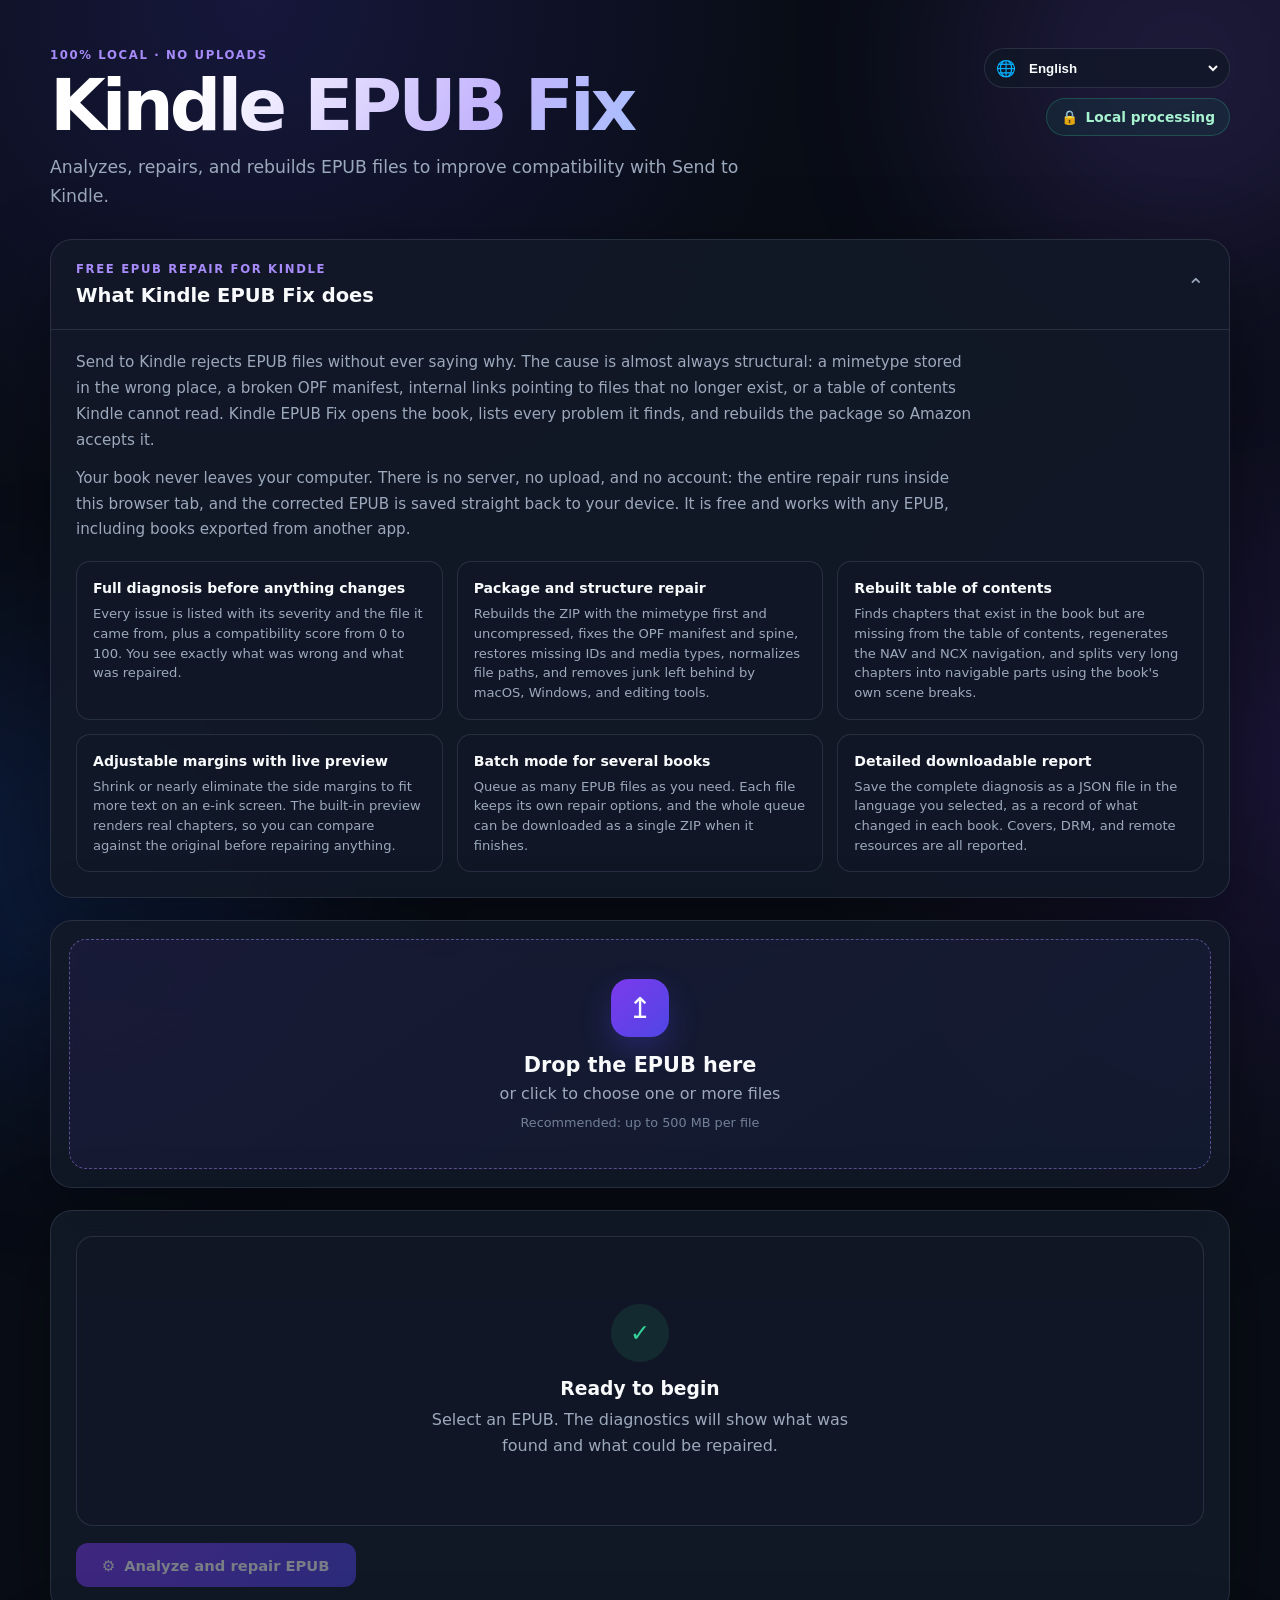
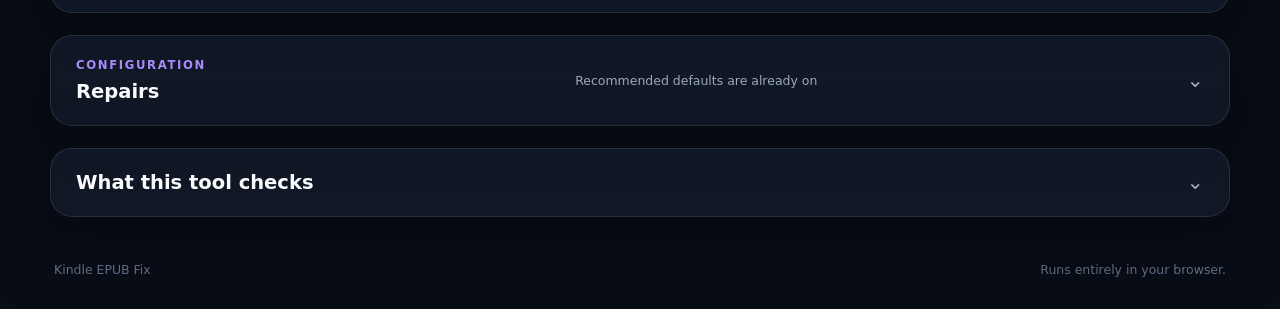
<file: index.html>
<!doctype html>
<!--
  O HTML servido fica no idioma padrao do i18n (en, ver DEFAULT_LANGUAGE em
  i18n.js). O Googlebot renderiza a pagina com Accept-Language en e o app troca
  todo o texto por JS; servir o fallback em outro idioma fazia o HTML bruto e o
  HTML renderizado divergirem (lang, title e description), o que atrapalha a
  indexacao. Nao adicione <link rel="alternate" hreflang>: as variantes ?lang=xx
  servem exatamente este mesmo HTML e apontam o canonical para a raiz, entao um
  hreflang aqui viraria "hreflang para pagina nao canonica" no Search Console.
-->
<html lang="en">
<head>
    <meta charset="utf-8">
    <meta name="viewport" content="width=device-width, initial-scale=1">
    <meta name="color-scheme" content="dark light">
    <meta name="theme-color" content="#111827">
    <title>Kindle EPUB Fix — Repair EPUB files for Send to Kindle</title>
    <meta name="description" content="Analyzes, repairs, and rebuilds EPUB files to improve compatibility with Send to Kindle.">
    <link rel="canonical" href="https://kindle-epub-fix.web.app/">
    <meta name="robots" content="index, follow">

    <meta property="og:type" content="website">
    <meta property="og:site_name" content="Kindle EPUB Fix">
    <meta property="og:title" content="Kindle EPUB Fix — Repair EPUB files for Send to Kindle">
    <meta property="og:description" content="Analyzes, repairs, and rebuilds EPUB files to improve compatibility with Send to Kindle.">
    <meta property="og:url" content="https://kindle-epub-fix.web.app/">
    <meta property="og:locale" content="en_US">
    <meta property="og:locale:alternate" content="pt_BR">
    <meta property="og:locale:alternate" content="zh_CN">
    <meta property="og:locale:alternate" content="hi_IN">
    <meta property="og:locale:alternate" content="es_ES">
    <meta property="og:locale:alternate" content="fr_FR">
    <meta property="og:locale:alternate" content="ar_AR">
    <meta property="og:locale:alternate" content="bn_BD">
    <meta property="og:locale:alternate" content="ru_RU">
    <meta property="og:locale:alternate" content="ur_PK">
    <meta property="og:locale:alternate" content="id_ID">
    <meta property="og:locale:alternate" content="de_DE">
    <meta property="og:locale:alternate" content="nl_NL">
    <meta property="og:locale:alternate" content="ja_JP">
    <meta property="og:locale:alternate" content="tr_TR">
    <meta property="og:locale:alternate" content="ko_KR">
    <meta property="og:locale:alternate" content="vi_VN">
    <meta property="og:locale:alternate" content="it_IT">
    <meta property="og:locale:alternate" content="mr_IN">
    <meta property="og:locale:alternate" content="te_IN">
    <meta property="og:locale:alternate" content="ta_IN">
    <meta name="twitter:card" content="summary">
    <meta name="twitter:title" content="Kindle EPUB Fix — Repair EPUB files for Send to Kindle">
    <meta name="twitter:description" content="Analyzes, repairs, and rebuilds EPUB files to improve compatibility with Send to Kindle.">

    <link rel="icon" type="image/svg+xml" href="data:image/svg+xml,%3Csvg xmlns='http://www.w3.org/2000/svg' viewBox='0 0 64 64'%3E%3Cdefs%3E%3ClinearGradient id='g' x1='0' y1='0' x2='1' y2='1'%3E%3Cstop offset='0' stop-color='%237c3aed'/%3E%3Cstop offset='1' stop-color='%234f46e5'/%3E%3C/linearGradient%3E%3C/defs%3E%3Crect width='64' height='64' rx='14' fill='url(%23g)'/%3E%3Cpath d='M14 20c0-3 3-5 8-5s10 2 10 2v30s-5-2-10-2-8 2-8 2V20z' fill='%23fff'/%3E%3Cpath d='M50 20c0-3-3-5-8-5s-10 2-10 2v30s5-2 10-2 8 2 8 2V20z' fill='%23e0e7ff'/%3E%3C/svg%3E">
    <link rel="stylesheet" href="styles.css">
    <script type="application/ld+json">
        {
          "@context": "https://schema.org",
          "@type": "WebApplication",
          "name": "Kindle EPUB Fix",
          "url": "https://kindle-epub-fix.web.app/",
          "description": "Analyzes, repairs, and rebuilds EPUB files to improve compatibility with Send to Kindle. Runs entirely in the browser, with no upload.",
          "applicationCategory": "UtilitiesApplication",
          "operatingSystem": "Any (runs in the browser)",
          "browserRequirements": "Requires JavaScript",
          "offers": {
            "@type": "Offer",
            "price": "0",
            "priceCurrency": "USD"
          },
          "inLanguage": ["en", "zh-CN", "hi", "es", "fr", "ar", "bn", "pt-BR", "ru", "ur", "id", "de", "nl", "ja", "tr", "ko", "vi", "it", "mr", "te", "ta"]
        }
    </script>
</head>
<body>
  <div class="background-orb orb-one"></div>
  <div class="background-orb orb-two"></div>

  <main class="app-shell">
    <header class="hero">
      <div>
        <p class="eyebrow" data-i18n="hero.eyebrow">100% local · no uploads</p>
        <h1>Kindle EPUB Fix</h1>
        <p class="hero-copy" data-i18n="hero.copy">Analyzes, repairs, and rebuilds EPUB files to improve compatibility with Send to Kindle.</p>
      </div>
      <div class="header-actions">
        <label class="language-control" for="languageSelect">
          <span aria-hidden="true">🌐</span>
          <span class="sr-only" data-i18n="language.label">Language</span>
          <select id="languageSelect" data-i18n-aria-label="language.label">
            <!-- As opções são preenchidas dinamicamente por app.js a partir de EpubFixerI18n.getLanguages() -->
            <option value="en">English</option>
            <option value="pt">Português</option>
          </select>
        </label>
        <div class="privacy-badge" data-i18n-title="privacy.title" title="The file is processed only in your browser.">
          <span aria-hidden="true">🔒</span>
          <span data-i18n="privacy.label">Local processing</span>
        </div>
      </div>
    </header>

    <!-- Este painel e o conteudo indexavel do site: ele NASCE aberto (atributo open) para
         que o Googlebot, que nao tem localStorage, sempre renderize o texto expandido.
         O app.js so fecha depois, se o usuario tiver salvo essa preferencia. -->
    <details id="introPanel" class="panel collapsible-panel intro-panel" aria-labelledby="intro-title" open>
      <summary>
        <div>
          <p class="section-kicker" data-i18n="intro.kicker">Free EPUB repair for Kindle</p>
          <h2 id="intro-title" data-i18n="intro.title">What Kindle EPUB Fix does</h2>
        </div>
      </summary>
      <div class="collapsible-body">
        <p class="intro-lead" data-i18n="intro.lead">Send to Kindle rejects EPUB files without ever saying why. The cause is almost always structural: a mimetype stored in the wrong place, a broken OPF manifest, internal links pointing to files that no longer exist, or a table of contents Kindle cannot read. Kindle EPUB Fix opens the book, lists every problem it finds, and rebuilds the package so Amazon accepts it.</p>
        <p class="intro-lead" data-i18n="intro.privacy">Your book never leaves your computer. There is no server, no upload, and no account: the entire repair runs inside this browser tab, and the corrected EPUB is saved straight back to your device. It is free and works with any EPUB, including books exported from another app.</p>
        <div class="intro-grid">
          <article>
            <strong data-i18n="intro.diagnose.title">Full diagnosis before anything changes</strong>
            <p data-i18n="intro.diagnose.description">Every issue is listed with its severity and the file it came from, plus a compatibility score from 0 to 100. You see exactly what was wrong and what was repaired.</p>
          </article>
          <article>
            <strong data-i18n="intro.package.title">Package and structure repair</strong>
            <p data-i18n="intro.package.description">Rebuilds the ZIP with the mimetype first and uncompressed, fixes the OPF manifest and spine, restores missing IDs and media types, normalizes file paths, and removes junk left behind by macOS, Windows, and editing tools.</p>
          </article>
          <article>
            <strong data-i18n="intro.toc.title">Rebuilt table of contents</strong>
            <p data-i18n="intro.toc.description">Finds chapters that exist in the book but are missing from the table of contents, regenerates the NAV and NCX navigation, and splits very long chapters into navigable parts using the book's own scene breaks.</p>
          </article>
          <article>
            <strong data-i18n="intro.margins.title">Adjustable margins with live preview</strong>
            <p data-i18n="intro.margins.description">Shrink or nearly eliminate the side margins to fit more text on an e-ink screen. The built-in preview renders real chapters, so you can compare against the original before repairing anything.</p>
          </article>
          <article>
            <strong data-i18n="intro.batch.title">Batch mode for several books</strong>
            <p data-i18n="intro.batch.description">Queue as many EPUB files as you need. Each file keeps its own repair options, and the whole queue can be downloaded as a single ZIP when it finishes.</p>
          </article>
          <article>
            <strong data-i18n="intro.report.title">Detailed downloadable report</strong>
            <p data-i18n="intro.report.description">Save the complete diagnosis as a JSON file in the language you selected, as a record of what changed in each book. Covers, DRM, and remote resources are all reported.</p>
          </article>
        </div>
      </div>
    </details>

    <section class="panel upload-panel" aria-labelledby="upload-title">
      <div id="dropZone" class="drop-zone" tabindex="0" role="button" aria-describedby="drop-help">
        <input id="fileInput" type="file" accept=".epub,application/epub+zip" multiple hidden>
        <div class="drop-icon" aria-hidden="true">↥</div>
        <h2 id="upload-title" data-i18n="upload.title">Drop the EPUB here</h2>
        <p id="drop-help" data-i18n="upload.help">or click to choose one or more files</p>
        <span class="file-limit" data-i18n="upload.limit">Recommended: up to 500 MB per file</span>
      </div>

      <div id="batchSummary" class="batch-summary hidden" aria-live="polite">
        <span id="batchSummaryText"></span>
        <button id="downloadAllButton" class="text-button hidden" type="button" data-i18n="button.downloadAll">Download all (.zip)</button>
      </div>

      <div id="fileList" class="file-list hidden" aria-live="polite"></div>
    </section>

    <section class="panel action-panel">
      <div id="idleState" class="state-card">
        <div class="state-icon" aria-hidden="true">✓</div>
        <h3 data-i18n="idle.title">Ready to begin</h3>
        <p data-i18n="idle.description">Select an EPUB. The diagnostics will show what was found and what could be repaired.</p>
      </div>

      <div id="progressState" class="progress-state hidden" aria-live="polite">
        <div class="progress-header">
          <strong id="progressLabel" data-i18n="progress.initialLabel">Reading file…</strong>
          <span id="progressPercent">0%</span>
        </div>
        <div class="progress-track" aria-hidden="true"><div id="progressBar" class="progress-bar"></div></div>
        <p id="progressDetail" data-i18n="progress.initialDetail">Preparing analysis.</p>
      </div>

      <div id="resultState" class="result-state hidden" aria-live="polite">
        <div class="summary-grid">
          <div class="summary-card"><span id="errorCount">0</span><small data-i18n="summary.errors">errors</small></div>
          <div class="summary-card"><span id="warningCount">0</span><small data-i18n="summary.warnings">warnings</small></div>
          <div class="summary-card"><span id="fixedCount">0</span><small data-i18n="summary.fixes">fixes</small></div>
          <div class="summary-card"><span id="fileCount">0</span><small data-i18n="summary.files">files</small></div>
        </div>

        <div id="scoreCard" class="score-card hidden">
          <div class="score-ring"><span id="scoreValue">0</span><small>/100</small></div>
          <div class="score-copy">
            <strong data-i18n="score.title">Compatibility score</strong>
            <span id="scoreTier"></span>
          </div>
        </div>

        <div class="result-banner" id="resultBanner">
          <strong id="resultTitle"></strong>
          <span id="resultText"></span>
        </div>

        <div class="filename-field hidden" id="filenameField">
          <label for="outputFilenameInput" data-i18n="result.filenameLabel">File name when saving</label>
          <input id="outputFilenameInput" class="filename-input" type="text" spellcheck="false" autocomplete="off" autocapitalize="off">
        </div>

        <details id="reportDetails" class="report-details">
          <summary data-i18n="report.viewDetails">View detailed report</summary>
          <div class="report-toolbar">
            <div class="filter-group" role="group" data-i18n-aria-label="report.filterLabel" aria-label="Filter report">
              <button class="filter-button active" data-filter="all" type="button" data-i18n="report.all">All</button>
              <button class="filter-button" data-filter="error" type="button" data-i18n="report.errors">Errors</button>
              <button class="filter-button" data-filter="warning" type="button" data-i18n="report.warnings">Warnings</button>
              <button class="filter-button" data-filter="fixed" type="button" data-i18n="report.fixed">Fixed</button>
            </div>
            <button id="downloadReportButton" class="text-button" type="button" data-i18n="report.download">Download report</button>
          </div>

          <div id="reportList" class="report-list"></div>
        </details>
      </div>

      <div class="action-buttons">
        <button id="repairButton" class="primary-button" type="button" disabled>
          <span aria-hidden="true">⚙</span>
          <span data-i18n="button.repair">Analyze and repair EPUB</span>
        </button>
        <button id="previewButton" class="secondary-button hidden" type="button">
          <span aria-hidden="true">👁</span>
          <span data-i18n="button.preview">Preview margins</span>
        </button>
        <button id="downloadButton" class="secondary-button hidden" type="button">
          <span aria-hidden="true">↓</span>
          <span data-i18n="button.download">Download repaired EPUB</span>
        </button>
        <a id="sendToKindleLink" class="secondary-button hidden" href="https://www.amazon.com.br/sendtokindle" target="_blank" rel="noopener noreferrer">
          <span aria-hidden="true">↗</span>
          <span data-i18n="button.sendToKindle">Open Send to Kindle</span>
        </a>
      </div>

      <p id="supportLink" class="support-note hidden">
        <span data-i18n="result.supportText">Enjoying the tool?</span>
        <a href="https://www.buymeacoffee.com/dliedke" target="_blank" rel="noopener noreferrer">☕ <span data-i18n="result.supportLinkText">Buy the developer a coffee</span></a>
      </p>
    </section>

    <details id="settingsPanel" class="panel collapsible-panel settings-panel" aria-labelledby="settings-title">
      <summary>
        <div>
          <p class="section-kicker" data-i18n="settings.kicker">Configuration</p>
          <h2 id="settings-title" data-i18n="settings.title">Repairs</h2>
        </div>
        <small class="collapsible-hint" data-i18n="settings.hint">Recommended defaults are already on</small>
      </summary>

      <div class="collapsible-body">
        <div class="collapsible-body-header">
          <p id="settingsScope" class="settings-scope hidden"></p>
          <div class="collapsible-body-actions">
            <button id="applyOptionsToAllButton" class="text-button hidden" type="button" data-i18n="settings.applyToAll">Apply to all files</button>
            <button id="recommendedButton" class="text-button" type="button" data-i18n="settings.recommended">Use recommended</button>
          </div>
        </div>

        <fieldset>
          <legend data-i18n="settings.structure">EPUB structure</legend>
          <label class="switch-row">
            <span><strong data-i18n="option.reduceMargins.title">Reduce side margins</strong><small data-i18n="option.reduceMargins.description">Shrinks the blank space on the sides of the text to make better use of the screen.</small></span>
            <input id="reduceMargins" type="checkbox">
            <span class="switch" aria-hidden="true"></span>
          </label>
          <label class="switch-row">
            <span><strong data-i18n="option.miniMargins.title">Mini margins (almost edge-to-edge)</strong><small data-i18n="option.miniMargins.description">Shrinks it even further, so text sits almost flush against the screen edges. Turning this on disables the option above.</small></span>
            <input id="miniMargins" type="checkbox">
            <span class="switch" aria-hidden="true"></span>
          </label>
          <label class="switch-row">
            <span><strong data-i18n="option.rebuildChapters.title">Rebuild chapters in the table of contents</strong><small data-i18n="option.rebuildChapters.description">Detects chapters that exist in the book but are missing from the table of contents and adds them, so Kindle recognizes each one. Replaces the current table of contents. It also splits very long chapters into smaller parts using their internal spacing, so Kindle can navigate each part.</small></span>
            <input id="rebuildChapters" type="checkbox">
            <span class="switch" aria-hidden="true"></span>
          </label>
          <label class="switch-row">
            <span><strong data-i18n="option.fixZip.title">Rebuild ZIP package</strong><small data-i18n="option.fixZip.description">Places mimetype first and stores it without compression.</small></span>
            <input id="fixZip" type="checkbox" checked disabled>
            <span class="switch" aria-hidden="true"></span>
          </label>
          <label class="switch-row">
            <span><strong data-i18n="option.normalizePaths.title">Normalize names and paths</strong><small data-i18n="option.normalizePaths.description">Fixes spaces, problematic accents, percent encoding, slashes, and letter case.</small></span>
            <input id="normalizePaths" type="checkbox" checked>
            <span class="switch" aria-hidden="true"></span>
          </label>
          <label class="switch-row">
            <span><strong data-i18n="option.removeJunk.title">Remove junk files</strong><small data-i18n="option.removeJunk.description">Deletes files left by macOS, Windows, and editors.</small></span>
            <input id="removeJunk" type="checkbox" checked>
            <span class="switch" aria-hidden="true"></span>
          </label>
        </fieldset>

        <fieldset>
          <legend data-i18n="settings.content">Package and content</legend>
          <label class="switch-row">
            <span><strong data-i18n="option.repairPackage.title">Repair OPF, manifest, and spine</strong><small data-i18n="option.repairPackage.description">Fixes IDs, missing items, media types, and reading order.</small></span>
            <input id="repairPackage" type="checkbox" checked>
            <span class="switch" aria-hidden="true"></span>
          </label>
          <label class="switch-row">
            <span><strong data-i18n="option.repairNavigation.title">Repair NAV and NCX tables of contents</strong><small data-i18n="option.repairNavigation.description">Creates compatible navigation when it is missing or empty.</small></span>
            <input id="repairNavigation" type="checkbox" checked>
            <span class="switch" aria-hidden="true"></span>
          </label>
          <label class="switch-row">
            <span><strong data-i18n="option.repairText.title">Repair XHTML, XML, and CSS</strong><small data-i18n="option.repairText.description">Removes invalid characters, BOMs, and broken references.</small></span>
            <input id="repairText" type="checkbox" checked>
            <span class="switch" aria-hidden="true"></span>
          </label>
          <label class="switch-row">
            <span><strong data-i18n="option.repairCover.title">Detect and configure cover</strong><small data-i18n="option.repairCover.description">Fixes the cover-image property and legacy cover metadata.</small></span>
            <input id="repairCover" type="checkbox" checked>
            <span class="switch" aria-hidden="true"></span>
          </label>
        </fieldset>

        <details class="advanced-options">
          <summary data-i18n="advanced.title">Advanced options</summary>
          <label class="check-row">
            <input id="addUnlisted" type="checkbox" checked>
            <span><strong data-i18n="option.addUnlisted.title">Add unlisted files to the manifest</strong><small data-i18n="option.addUnlisted.description">Includes XHTML, CSS, images, and fonts found in the package.</small></span>
          </label>
          <label class="check-row">
            <input id="removeMissing" type="checkbox" checked>
            <span><strong data-i18n="option.removeMissing.title">Remove references to missing files</strong><small data-i18n="option.removeMissing.description">Prevents failures caused by manifest items that do not exist.</small></span>
          </label>
          <label class="check-row">
            <input id="stripScripts" type="checkbox">
            <span><strong data-i18n="option.stripScripts.title">Remove JavaScript from the book</strong><small data-i18n="option.stripScripts.description">May help with interactive EPUBs rejected by Kindle.</small></span>
          </label>
        </details>
      </div>
    </details>

    <details class="panel collapsible-panel notes-panel">
      <summary>
        <div>
          <h2 data-i18n="notes.title">What this tool checks</h2>
        </div>
      </summary>
      <div class="collapsible-body">
        <div class="notes-grid">
          <article><strong data-i18n="notes.zip.title">ZIP and mimetype</strong><p data-i18n="notes.zip.description">Package order, compression, signature, and duplicate files.</p></article>
          <article><strong data-i18n="notes.opf.title">Container and OPF</strong><p data-i18n="notes.opf.description">Rootfile, metadata, manifest, spine, IDs, and MIME types.</p></article>
          <article><strong data-i18n="notes.links.title">Internal links</strong><p data-i18n="notes.links.description">Relative references, encoded URLs, case differences, and renamed files.</p></article>
          <article><strong data-i18n="notes.kindle.title">Kindle content</strong><p data-i18n="notes.kindle.description">Cover, NAV, NCX, XHTML, XML, CSS, images, fonts, and unwanted files.</p></article>
        </div>
        <p class="important-note"><strong data-i18n="notes.importantLabel">Important:</strong> <span data-i18n="notes.importantText">EPUBs protected by DRM or containing encrypted content are diagnosed but not modified. This tool does not remove DRM.</span></p>
      </div>
    </details>

    <footer>
      <span>Kindle EPUB Fix</span>
      <span data-i18n="footer.local">Runs entirely in your browser.</span>
    </footer>

    <div id="previewOverlay" class="preview-overlay hidden" role="dialog" aria-modal="true" aria-labelledby="preview-title">
      <div class="preview-dialog">
        <header class="preview-head">
          <strong id="preview-title" data-i18n="preview.title">Book preview</strong>
          <button id="previewClose" class="icon-button" type="button" data-i18n-aria-label="preview.close" aria-label="Close">×</button>
        </header>
        <div class="preview-modes" role="group" data-i18n-aria-label="preview.modesLabel" aria-label="Margin mode">
          <button class="preview-mode active" data-mode="original" type="button" data-i18n="preview.original">Original</button>
          <button class="preview-mode" data-mode="reduced" type="button" data-i18n="preview.reduced">Reduced margins</button>
          <button class="preview-mode" data-mode="mini" type="button" data-i18n="preview.mini">Mini margins</button>
        </div>
        <div class="preview-nav">
          <button id="previewPrev" class="preview-nav-button" type="button" data-i18n-aria-label="preview.prevChapter" aria-label="Previous chapter">‹</button>
          <span id="previewPageLabel" class="preview-page-label"></span>
          <button id="previewNext" class="preview-nav-button" type="button" data-i18n-aria-label="preview.nextChapter" aria-label="Next chapter">›</button>
        </div>
        <div id="previewBody" class="preview-body"><iframe id="previewFrame" sandbox="" title="Prévia"></iframe></div>
        <p id="previewNote" class="preview-note" data-i18n="preview.note">Approximate preview, no scripts. Kindle may render differently.</p>
      </div>
    </div>
  </main>

  <script src="vendor/jszip.min.js"></script>
  <script src="i18n.js"></script>
  <script src="app.js"></script>
</body>
</html>
</file>
<file: styles.css>
:root {
  color-scheme: dark;
  --bg: #090d16;
  --panel: rgba(18, 25, 39, 0.9);
  --panel-strong: #151d2d;
  --panel-soft: #111827;
  --line: rgba(148, 163, 184, 0.18);
  --text: #f8fafc;
  --muted: #9ca9bc;
  --accent: #7c3aed;
  --accent-2: #4f46e5;
  --accent-light: #a78bfa;
  --success: #34d399;
  --warning: #fbbf24;
  --danger: #fb7185;
  --info: #60a5fa;
  --shadow: 0 24px 80px rgba(0, 0, 0, 0.36);
  --radius: 22px;
  font-family: Inter, ui-sans-serif, system-ui, -apple-system, BlinkMacSystemFont, "Segoe UI", sans-serif;
}

* { box-sizing: border-box; }

body {
  margin: 0;
  min-width: 320px;
  min-height: 100vh;
  overflow-x: hidden;
  background:
    radial-gradient(circle at 20% 0%, rgba(79, 70, 229, 0.18), transparent 34rem),
    radial-gradient(circle at 100% 40%, rgba(124, 58, 237, 0.14), transparent 30rem),
    var(--bg);
  color: var(--text);
}

button, input { font: inherit; }
button { color: inherit; }

.background-orb {
  position: fixed;
  width: 28rem;
  height: 28rem;
  border-radius: 999px;
  filter: blur(100px);
  pointer-events: none;
  opacity: 0.16;
}
.orb-one { top: -10rem; right: -8rem; background: #8b5cf6; }
.orb-two { bottom: -12rem; left: -9rem; background: #2563eb; }

.app-shell {
  width: min(1180px, calc(100% - 32px));
  margin: 0 auto;
  padding: 48px 0 32px;
  position: relative;
  z-index: 1;
}

.hero {
  display: flex;
  align-items: flex-start;
  justify-content: space-between;
  gap: 24px;
  margin-bottom: 28px;
}

.eyebrow, .section-kicker {
  margin: 0 0 8px;
  color: var(--accent-light);
  text-transform: uppercase;
  letter-spacing: 0.14em;
  font-size: 0.73rem;
  font-weight: 800;
}

h1, h2, h3, p { margin-top: 0; }
h1 {
  margin-bottom: 12px;
  font-size: clamp(2.35rem, 7vw, 4.5rem);
  line-height: 0.98;
  letter-spacing: -0.055em;
  background: linear-gradient(120deg, #ffffff 20%, #c4b5fd 60%, #93c5fd);
  -webkit-background-clip: text;
  background-clip: text;
  color: transparent;
}

.hero-copy {
  max-width: 720px;
  margin-bottom: 0;
  color: var(--muted);
  font-size: 1.08rem;
  line-height: 1.7;
}

.privacy-badge {
  display: inline-flex;
  align-items: center;
  gap: 8px;
  border: 1px solid rgba(52, 211, 153, 0.25);
  background: rgba(16, 185, 129, 0.08);
  color: #a7f3d0;
  padding: 10px 14px;
  border-radius: 999px;
  white-space: nowrap;
  font-size: 0.86rem;
  font-weight: 700;
}

.panel {
  border: 1px solid var(--line);
  background: var(--panel);
  box-shadow: var(--shadow);
  backdrop-filter: blur(18px);
  border-radius: var(--radius);
}

/* Painel de apresentacao no topo. E o conteudo textual que o Google indexa, por
   isso fica visivel e antes do upload — ver "SEO e indexacao" no CLAUDE.md.
   O espacamento vem de .collapsible-panel / .collapsible-body. */
.intro-lead {
  max-width: 900px;
  margin-bottom: 12px;
  color: var(--muted);
  font-size: 0.95rem;
  line-height: 1.7;
}
.intro-lead:last-of-type { margin-bottom: 18px; }
.intro-grid { display: grid; grid-template-columns: repeat(3, 1fr); gap: 14px; }
.intro-grid article { padding: 16px; border: 1px solid var(--line); border-radius: 14px; background: rgba(17, 24, 39, 0.56); }
.intro-grid strong { font-size: 0.88rem; }
.intro-grid p { margin: 7px 0 0; color: var(--muted); font-size: 0.82rem; line-height: 1.5; }

.upload-panel { padding: 18px; margin-bottom: 22px; }
.drop-zone {
  min-height: 230px;
  display: grid;
  place-items: center;
  align-content: center;
  text-align: center;
  border: 1.5px dashed rgba(167, 139, 250, 0.48);
  border-radius: 17px;
  background: linear-gradient(145deg, rgba(124, 58, 237, 0.08), rgba(37, 99, 235, 0.05));
  cursor: pointer;
  transition: transform 180ms ease, border-color 180ms ease, background 180ms ease;
  outline: none;
}
.drop-zone:hover, .drop-zone:focus-visible, .drop-zone.dragging {
  transform: translateY(-2px);
  border-color: var(--accent-light);
  background: linear-gradient(145deg, rgba(124, 58, 237, 0.15), rgba(37, 99, 235, 0.09));
}
.drop-icon {
  width: 58px;
  height: 58px;
  display: grid;
  place-items: center;
  margin-bottom: 16px;
  border-radius: 18px;
  background: linear-gradient(135deg, var(--accent), var(--accent-2));
  box-shadow: 0 14px 30px rgba(79, 70, 229, 0.28);
  font-size: 1.8rem;
  font-weight: 300;
}
.drop-zone h2 { margin-bottom: 7px; font-size: 1.3rem; }
.drop-zone p { color: var(--muted); margin-bottom: 12px; }
.file-limit { color: #718096; font-size: 0.8rem; }

.selected-file {
  display: flex;
  align-items: center;
  gap: 14px;
  min-height: 84px;
  padding: 13px 16px;
  border: 1px solid var(--line);
  border-radius: 15px;
  background: var(--panel-soft);
}
.file-symbol {
  width: 54px;
  height: 54px;
  display: grid;
  place-items: center;
  border-radius: 13px;
  background: rgba(124, 58, 237, 0.14);
  color: #c4b5fd;
  font-size: 0.7rem;
  font-weight: 900;
  letter-spacing: 0.08em;
}
.file-details { display: grid; gap: 4px; min-width: 0; flex: 1; }
.file-details strong { white-space: nowrap; overflow: hidden; text-overflow: ellipsis; }
.file-details span { color: var(--muted); font-size: 0.85rem; }
.icon-button {
  width: 38px;
  height: 38px;
  border: 0;
  border-radius: 12px;
  background: transparent;
  color: var(--muted);
  cursor: pointer;
  font-size: 1.5rem;
}
.icon-button:hover { background: rgba(251, 113, 133, 0.1); color: var(--danger); }

.file-list { display: grid; gap: 10px; margin-top: 16px; }
.file-name-input {
  width: 100%;
  min-height: 34px;
  margin-top: 4px;
  padding: 0 10px;
  border-radius: 8px;
  border: 1px solid var(--line);
  background: rgba(17, 24, 39, 0.78);
  color: var(--text);
  font-size: 0.84rem;
}
.file-name-input:focus-visible { outline: 2px solid var(--accent-light); outline-offset: 2px; }
.file-row-actions { display: flex; align-items: center; gap: 12px; flex-wrap: wrap; justify-content: flex-end; }
.file-row {
  display: flex;
  align-items: center;
  gap: 14px;
  min-height: 84px;
  padding: 13px 16px;
  border: 1px solid var(--line);
  border-radius: 15px;
  background: var(--panel-soft);
  cursor: pointer;
  transition: border-color 150ms ease, background 150ms ease;
}
.file-row:hover { border-color: var(--accent-light); }
.file-row.active { border-color: var(--accent-light); background: rgba(124, 58, 237, 0.1); }
.file-status {
  flex: 0 0 auto;
  width: 26px;
  height: 26px;
  display: grid;
  place-items: center;
  border-radius: 999px;
  font-size: 0.85rem;
  font-weight: 900;
  background: rgba(148, 163, 184, 0.16);
  color: var(--muted);
}
.file-row.status-processing .file-status { background: rgba(96, 165, 250, 0.16); color: #93c5fd; }
.file-row.status-success .file-status { background: rgba(16, 185, 129, 0.16); color: var(--success); }
.file-row.status-warning .file-status { background: rgba(245, 158, 11, 0.16); color: #fbbf24; }
.file-row.status-error .file-status { background: rgba(244, 63, 94, 0.16); color: var(--danger); }

.batch-summary {
  display: flex;
  align-items: center;
  justify-content: space-between;
  gap: 12px;
  margin-top: 16px;
  padding: 10px 4px 0;
  color: var(--muted);
  font-size: 0.86rem;
}

.action-panel { padding: 25px; margin-bottom: 22px; }
.text-button {
  border: 0;
  padding: 7px 9px;
  border-radius: 9px;
  background: transparent;
  color: var(--accent-light);
  cursor: pointer;
  font-weight: 750;
  font-size: 0.82rem;
}
.text-button:hover { background: rgba(124, 58, 237, 0.12); }

fieldset { margin: 0 0 24px; padding: 0; border: 0; }
legend {
  width: 100%;
  padding-bottom: 9px;
  border-bottom: 1px solid var(--line);
  color: #dbe5f3;
  font-size: 0.88rem;
  font-weight: 800;
}
.switch-row, .check-row {
  display: flex;
  align-items: center;
  justify-content: space-between;
  gap: 14px;
  padding: 14px 2px;
  cursor: pointer;
}
.switch-row + .switch-row, .check-row + .check-row { border-top: 1px solid rgba(148, 163, 184, 0.09); }
.switch-row > span:first-child, .check-row > span { display: grid; gap: 4px; }
.switch-row strong, .check-row strong { font-size: 0.92rem; }
.switch-row small, .check-row small { color: var(--muted); line-height: 1.45; }
.switch-row input { position: absolute; opacity: 0; pointer-events: none; }
.switch {
  width: 45px;
  height: 25px;
  flex: 0 0 auto;
  padding: 3px;
  border-radius: 999px;
  background: #30394a;
  transition: 160ms ease;
}
.switch::after {
  content: "";
  display: block;
  width: 19px;
  height: 19px;
  border-radius: 999px;
  background: #e5e7eb;
  transition: transform 160ms ease;
}
.switch-row input:checked + .switch { background: linear-gradient(135deg, var(--accent), var(--accent-2)); }
.switch-row input:checked + .switch::after { transform: translateX(20px); }
.switch-row input:focus-visible + .switch { outline: 3px solid rgba(167, 139, 250, 0.35); }
.switch-row input:disabled + .switch { opacity: 0.72; }

.advanced-options { border-top: 1px solid var(--line); padding-top: 15px; }
.advanced-options summary { cursor: pointer; color: #c7d2fe; font-weight: 800; font-size: 0.9rem; }
.advanced-options[open] summary { margin-bottom: 8px; }
.check-row { justify-content: flex-start; }
.check-row input { width: 17px; height: 17px; accent-color: var(--accent); flex: 0 0 auto; }

.state-card {
  min-height: 290px;
  display: grid;
  place-items: center;
  align-content: center;
  text-align: center;
  padding: 32px;
  border: 1px solid var(--line);
  border-radius: 17px;
  background: rgba(17, 24, 39, 0.55);
}
.state-icon {
  width: 58px;
  height: 58px;
  display: grid;
  place-items: center;
  margin-bottom: 16px;
  border-radius: 999px;
  background: rgba(52, 211, 153, 0.1);
  color: var(--success);
  font-size: 1.5rem;
  font-weight: 900;
}
.state-card h3 { margin-bottom: 8px; }
.state-card p { max-width: 420px; margin-bottom: 0; color: var(--muted); line-height: 1.6; }

.progress-state {
  min-height: 290px;
  display: flex;
  flex-direction: column;
  justify-content: center;
  padding: 32px;
  border: 1px solid var(--line);
  border-radius: 17px;
  background: rgba(17, 24, 39, 0.55);
}
.progress-header { display: flex; justify-content: space-between; gap: 16px; margin-bottom: 12px; }
.progress-header span { color: #c4b5fd; font-variant-numeric: tabular-nums; }
.progress-track { height: 10px; overflow: hidden; border-radius: 999px; background: #273043; }
.progress-bar { width: 0; height: 100%; border-radius: inherit; background: linear-gradient(90deg, var(--accent), #3b82f6); transition: width 180ms ease; }
.progress-state p { margin: 14px 0 0; color: var(--muted); }

.score-card {
  display: flex;
  align-items: center;
  gap: 14px;
  margin-top: 14px;
  padding: 14px 16px;
  border-radius: 14px;
  border: 1px solid var(--line);
  background: rgba(17, 24, 39, 0.75);
}
.score-ring {
  flex: 0 0 auto;
  width: 58px;
  height: 58px;
  display: flex;
  align-items: baseline;
  justify-content: center;
  border-radius: 999px;
  background: rgba(52, 211, 153, 0.12);
  color: var(--success);
  font-weight: 900;
}
.score-ring span { font-size: 1.15rem; }
.score-ring small { color: var(--muted); font-size: 0.68rem; margin-left: 1px; }
.score-copy { display: grid; gap: 2px; }
.score-copy strong { font-size: 0.9rem; }
.score-copy span { color: var(--muted); font-size: 0.82rem; }
.score-card.score-good .score-ring { background: rgba(96, 165, 250, 0.14); color: var(--info); }
.score-card.score-fair .score-ring { background: rgba(251, 191, 36, 0.14); color: var(--warning); }
.score-card.score-low .score-ring,
.score-card.score-incompatible .score-ring { background: rgba(251, 113, 133, 0.16); color: var(--danger); }

.summary-grid { display: grid; grid-template-columns: repeat(4, 1fr); gap: 10px; }
.summary-card { padding: 14px 12px; border: 1px solid var(--line); border-radius: 14px; background: rgba(17, 24, 39, 0.75); text-align: center; }
.summary-card span { display: block; font-size: 1.45rem; font-weight: 900; font-variant-numeric: tabular-nums; }
.summary-card small { color: var(--muted); }
.result-banner { display: grid; gap: 4px; margin-top: 14px; padding: 14px 16px; border-radius: 14px; border: 1px solid rgba(52, 211, 153, 0.22); background: rgba(16, 185, 129, 0.08); }
.result-banner.warning { border-color: rgba(251, 191, 36, 0.24); background: rgba(245, 158, 11, 0.08); }
.result-banner.error { border-color: rgba(251, 113, 133, 0.25); background: rgba(244, 63, 94, 0.08); }
.result-banner span { color: var(--muted); font-size: 0.86rem; }
.filename-field { display: grid; gap: 6px; margin-top: 14px; }
.filename-field label { font-size: 0.8rem; color: var(--muted); font-weight: 700; }
.filename-input {
  min-height: 44px;
  padding: 0 14px;
  border-radius: 10px;
  border: 1px solid var(--line);
  background: rgba(17, 24, 39, 0.78);
  color: var(--text);
  font-size: 0.92rem;
}
.filename-input:focus-visible { outline: 2px solid var(--accent-light); outline-offset: 2px; }
.report-toolbar { display: flex; justify-content: space-between; align-items: center; gap: 12px; margin: 16px 0 10px; }
.filter-group { display: flex; gap: 6px; flex-wrap: wrap; }
.filter-button { border: 1px solid var(--line); border-radius: 9px; padding: 6px 9px; background: transparent; color: var(--muted); cursor: pointer; font-size: 0.78rem; }
.filter-button.active, .filter-button:hover { color: white; border-color: rgba(167, 139, 250, 0.45); background: rgba(124, 58, 237, 0.12); }
.report-list { max-height: 330px; overflow: auto; padding-right: 4px; }
.report-item { display: grid; grid-template-columns: 28px minmax(0, 1fr); gap: 9px; padding: 11px 7px; border-top: 1px solid rgba(148, 163, 184, 0.1); }
.report-item:first-child { border-top: 0; }
.report-dot { width: 22px; height: 22px; display: grid; place-items: center; margin-top: 1px; border-radius: 999px; font-size: 0.72rem; font-weight: 900; }
.report-item.error .report-dot { color: #fecdd3; background: rgba(244, 63, 94, 0.18); }
.report-item.warning .report-dot { color: #fde68a; background: rgba(245, 158, 11, 0.16); }
.report-item.fixed .report-dot { color: #a7f3d0; background: rgba(16, 185, 129, 0.16); }
.report-item.info .report-dot { color: #bfdbfe; background: rgba(59, 130, 246, 0.16); }
.report-copy { display: grid; gap: 3px; min-width: 0; }
.report-copy strong { font-size: 0.84rem; line-height: 1.4; }
.report-copy span { color: var(--muted); font-size: 0.76rem; word-break: break-word; }
.empty-report { padding: 22px; text-align: center; color: var(--muted); }

.action-buttons { display: flex; flex-wrap: wrap; gap: 12px; margin-top: 17px; }
.primary-button, .secondary-button {
  min-height: 44px;
  padding: 0 26px;
  display: inline-flex;
  align-items: center;
  justify-content: center;
  gap: 9px;
  border-radius: 12px;
  border: 0;
  cursor: pointer;
  font-size: 0.92rem;
  font-weight: 800;
  text-decoration: none;
  transition: transform 160ms ease, opacity 160ms ease, box-shadow 160ms ease;
}
.primary-button { background: linear-gradient(135deg, var(--accent), var(--accent-2)); box-shadow: 0 13px 28px rgba(79, 70, 229, 0.27); }
.secondary-button { border: 1px solid rgba(52, 211, 153, 0.26); background: rgba(16, 185, 129, 0.1); color: #a7f3d0; }
.primary-button:hover:not(:disabled), .secondary-button:hover { transform: translateY(-1px); }
.primary-button:disabled { cursor: not-allowed; opacity: 0.45; box-shadow: none; }

.support-note { margin-top: 14px; font-size: 0.85rem; color: var(--muted); }
.support-note a { color: #ffd166; font-weight: 700; text-decoration: none; margin-left: 4px; }
.support-note a:hover { text-decoration: underline; }

.collapsible-panel { padding: 0; margin-bottom: 22px; }
.collapsible-panel > summary {
  list-style: none;
  cursor: pointer;
  display: flex;
  align-items: center;
  justify-content: space-between;
  gap: 16px;
  padding: 22px 25px;
}
.collapsible-panel > summary::-webkit-details-marker { display: none; }
.collapsible-panel > summary::after {
  content: "⌄";
  flex: 0 0 auto;
  color: var(--muted);
  font-size: 1.3rem;
  line-height: 1;
  transition: transform 160ms ease;
}
.collapsible-panel[open] > summary::after { transform: rotate(180deg); }
.collapsible-panel[open] > summary { border-bottom: 1px solid var(--line); }
.collapsible-panel > summary h2 { margin: 0; font-size: 1.22rem; }
.collapsible-hint { color: var(--muted); font-size: 0.78rem; white-space: nowrap; }
.collapsible-body { padding: 20px 25px 25px; }
.collapsible-body-header { display: flex; justify-content: space-between; align-items: center; gap: 12px; flex-wrap: wrap; margin-bottom: 6px; }
.collapsible-body-actions { display: flex; gap: 12px; flex-wrap: wrap; margin-left: auto; }
.settings-scope { margin: 0; color: var(--muted); font-size: 0.82rem; font-weight: 700; overflow-wrap: anywhere; }

.notes-grid { display: grid; grid-template-columns: repeat(4, 1fr); gap: 14px; }
.notes-grid article { padding: 16px; border: 1px solid var(--line); border-radius: 14px; background: rgba(17, 24, 39, 0.56); }
.notes-grid strong { font-size: 0.88rem; }
.notes-grid p { margin: 7px 0 0; color: var(--muted); font-size: 0.82rem; line-height: 1.5; }
.important-note { margin: 17px 0 0; color: var(--muted); font-size: 0.85rem; }
.important-note strong { color: #fde68a; }

.report-details { margin-top: 16px; }
.report-details > summary {
  list-style: none;
  cursor: pointer;
  display: inline-flex;
  align-items: center;
  gap: 6px;
  color: var(--accent-light);
  font-weight: 750;
  font-size: 0.84rem;
}
.report-details > summary::-webkit-details-marker { display: none; }
.report-details > summary::after {
  content: "⌄";
  transition: transform 160ms ease;
}
.report-details[open] > summary::after { transform: rotate(180deg); }
.report-details > summary:hover { text-decoration: underline; }
.report-details .report-toolbar { margin-top: 14px; }

footer { display: flex; justify-content: space-between; gap: 16px; padding: 23px 4px 0; color: #64748b; font-size: 0.78rem; }
.hidden { display: none !important; }

@media (max-width: 900px) {
  .notes-grid, .intro-grid { grid-template-columns: repeat(2, 1fr); }
  .privacy-badge { display: none; }
}

@media (max-width: 600px) {
  .app-shell { width: min(100% - 20px, 1180px); padding-top: 28px; }
  .hero { margin-bottom: 20px; }
  .upload-panel, .action-panel { padding: 16px; }
  .collapsible-panel > summary { padding: 16px; }
  .collapsible-body { padding: 12px 16px 16px; }
  .drop-zone { min-height: 190px; }
  .collapsible-panel > summary, .report-toolbar, footer { align-items: flex-start; flex-direction: column; }
  .summary-grid { grid-template-columns: repeat(2, 1fr); }
  .notes-grid, .intro-grid { grid-template-columns: 1fr; }
  .action-buttons { flex-direction: column; }
  .primary-button, .secondary-button { width: 100%; }

  /* Em telas estreitas a linha vira grade: nome/campo em cima, acoes embaixo */
  .file-row {
    display: grid;
    grid-template-columns: auto minmax(0, 1fr) auto;
    align-items: start;
    gap: 6px 12px;
    padding: 14px;
  }
  .file-status { grid-column: 1; grid-row: 1; margin-top: 2px; }
  .file-details { grid-column: 2; grid-row: 1; }
  .file-row > .icon-button { grid-column: 3; grid-row: 1; }
  .file-row-actions { grid-column: 1 / -1; grid-row: 2; justify-content: flex-start; gap: 4px; }
  /* Sem ellipsis: o nome completo cabe quebrando em varias linhas */
  .file-details strong { white-space: normal; overflow-wrap: anywhere; }
  /* 16px evita o zoom automatico do iOS ao focar o campo */
  .file-name-input { min-height: 42px; margin-top: 8px; font-size: 16px; }
}

.header-actions {
  display: flex;
  align-items: center;
  justify-content: flex-end;
  gap: 10px;
  flex-wrap: wrap;
}

.language-control {
  min-height: 40px;
  display: inline-flex;
  align-items: center;
  gap: 7px;
  padding: 5px 8px 5px 11px;
  border: 1px solid var(--line);
  border-radius: 999px;
  background: rgba(17, 24, 39, 0.78);
  color: var(--muted);
}

.language-control select {
  border: 0;
  outline: 0;
  padding: 3px 24px 3px 2px;
  background: transparent;
  color: var(--text);
  cursor: pointer;
  font-weight: 750;
}

.language-control select:focus-visible {
  outline: 2px solid var(--accent-light);
  outline-offset: 3px;
  border-radius: 6px;
}

.language-control select:disabled {
  cursor: progress;
  opacity: 0.62;
}

.language-control option {
  background: var(--panel-strong);
  color: var(--text);
}

.sr-only {
  position: absolute;
  width: 1px;
  height: 1px;
  padding: 0;
  margin: -1px;
  overflow: hidden;
  clip: rect(0, 0, 0, 0);
  white-space: nowrap;
  border: 0;
}

@media (max-width: 760px) {
  .hero {
    flex-direction: column;
  }

  .header-actions {
    width: 100%;
    justify-content: flex-start;
  }
}

.preview-overlay {
  position: fixed;
  inset: 0;
  z-index: 50;
  display: grid;
  place-items: center;
  padding: 20px;
  background: rgba(3, 6, 12, 0.72);
  backdrop-filter: blur(6px);
}
.preview-dialog {
  width: min(880px, 100%);
  max-height: 90vh;
  display: flex;
  flex-direction: column;
  border: 1px solid var(--line);
  border-radius: var(--radius);
  background: var(--panel-strong);
  box-shadow: var(--shadow);
  overflow: hidden;
}
.preview-head {
  display: flex;
  align-items: center;
  justify-content: space-between;
  padding: 16px 18px;
  border-bottom: 1px solid var(--line);
}
.preview-modes { display: flex; gap: 6px; flex-wrap: wrap; padding: 12px 18px; }
.preview-mode {
  border: 1px solid var(--line);
  border-radius: 9px;
  padding: 6px 12px;
  background: transparent;
  color: var(--muted);
  cursor: pointer;
  font-size: 0.82rem;
}
.preview-mode.active, .preview-mode:hover {
  color: #fff;
  border-color: rgba(167, 139, 250, 0.45);
  background: rgba(124, 58, 237, 0.12);
}
.preview-nav {
  display: flex;
  align-items: center;
  justify-content: center;
  gap: 14px;
  padding: 0 18px 12px;
}
.preview-nav-button {
  width: 34px;
  height: 34px;
  border: 1px solid var(--line);
  border-radius: 9px;
  background: transparent;
  color: var(--muted);
  cursor: pointer;
  font-size: 1.2rem;
  line-height: 1;
}
.preview-nav-button:hover:not(:disabled) {
  color: #fff;
  border-color: rgba(167, 139, 250, 0.45);
  background: rgba(124, 58, 237, 0.12);
}
.preview-nav-button:disabled { opacity: 0.35; cursor: default; }
.preview-page-label { color: var(--muted); font-size: 0.82rem; min-width: 120px; text-align: center; }
.preview-body { flex: 1; min-height: 0; padding: 0 18px; }
.preview-body iframe { width: 100%; height: 60vh; border: 0; border-radius: 12px; background: #fff; }
.preview-note { margin: 0; padding: 12px 18px; color: var(--muted); font-size: 0.78rem; }
</file>
